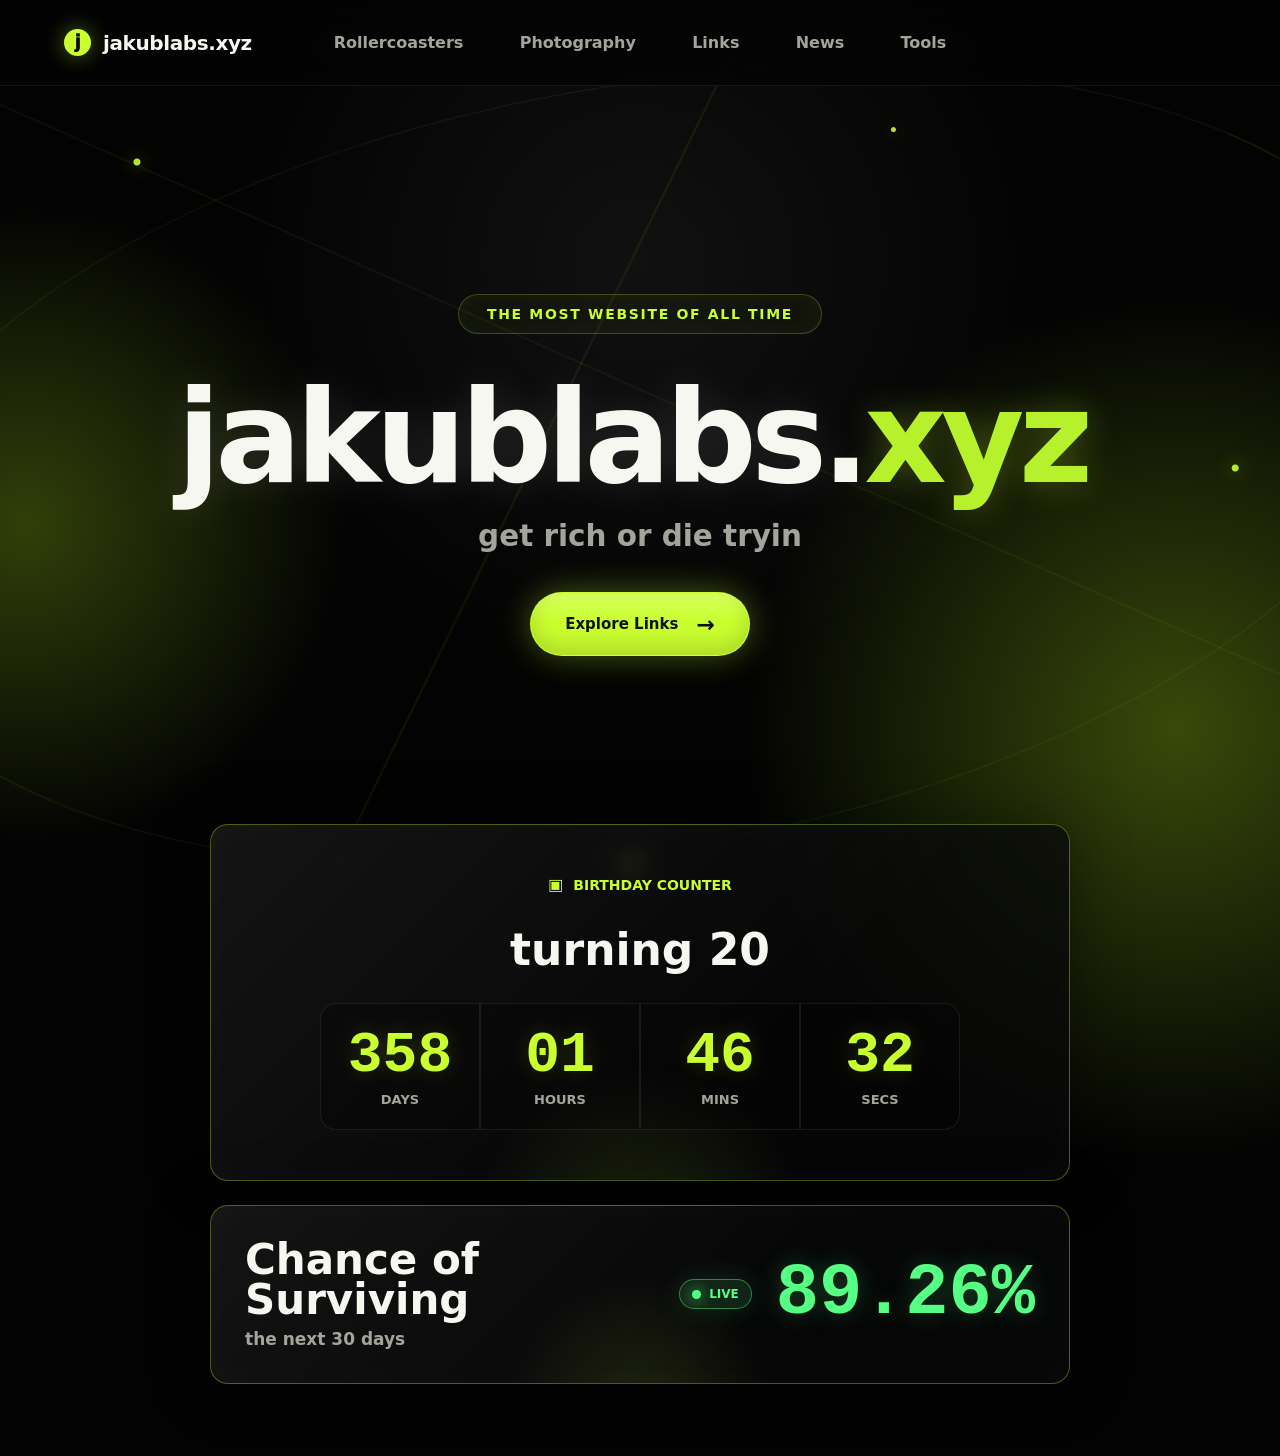
<file: index.html>
<!doctype html>
<html lang="en">
  <head>
    <meta charset="UTF-8" />
    <meta name="viewport" content="width=device-width, initial-scale=1.0" />
    <title>jakublabs.xyz</title>
    <link rel="stylesheet" href="styles.css?v=7" />
  </head>
  <body>
    <header class="site-header" aria-label="Primary">
      <a class="brand" href="/" aria-label="jakublabs.xyz home">
        <span class="brand-mark" aria-hidden="true"></span>
        <span>jakublabs.xyz</span>
      </a>

      <nav class="nav-links" aria-label="Main navigation">
        <a href="https://rollercoasters.jakublabs.xyz">Rollercoasters</a>
        <a href="https://jakubondslr.myportfolio.com/">Photography</a>
        <a href="https://links.jakublabs.xyz/">Links</a>
        <a href="/news/">News</a>
        <a href="/tools/">Tools</a>
      </nav>
    </header>

    <main>
      <section class="hero" aria-labelledby="page-title">
        <div class="hero-inner">
          <p class="hero-pill">the most website of all time</p>
          <h1 id="page-title" class="typing-title" data-text="jakublabs.xyz"><span>jakublabs.</span><span class="accent">xyz</span></h1>
          <p class="lede">get rich or die tryin</p>
          <div class="hero-actions">
            <a class="button button-light" href="https://links.jakublabs.xyz/">Explore Links <span aria-hidden="true">→</span></a>
          </div>
        </div>
      </section>

      <section class="birthday-counter" aria-labelledby="birthday-counter-title">
        <p class="counter-label" id="birthday-counter-title">birthday counter</p>
        <p class="counter-age" id="birthday-age">turning --</p>
        <p class="birthday-message" id="birthday-message" hidden>its my birthday</p>
        <div class="timer" id="birthday-timer" aria-live="polite">
          <div class="timer-unit">
            <span class="timer-value" id="timer-days">--</span>
            <span class="timer-label">days</span>
          </div>
          <div class="timer-unit">
            <span class="timer-value" id="timer-hours">--</span>
            <span class="timer-label">hours</span>
          </div>
          <div class="timer-unit">
            <span class="timer-value" id="timer-minutes">--</span>
            <span class="timer-label">mins</span>
          </div>
          <div class="timer-unit">
            <span class="timer-value" id="timer-seconds">--</span>
            <span class="timer-label">secs</span>
          </div>
        </div>
      </section>

      <section class="survival-card" aria-labelledby="survival-title">
        <div class="survival-copy">
          <h2 id="survival-title">Chance of Surviving</h2>
          <p>the next 30 days</p>
        </div>
        <div class="survival-status">
          <span class="live-pill"><span aria-hidden="true"></span>live</span>
          <strong id="survival-percentage">--%</strong>
        </div>
      </section>
    </main>

    <script src="script.js?v=3"></script>
  </body>
</html>
</file>
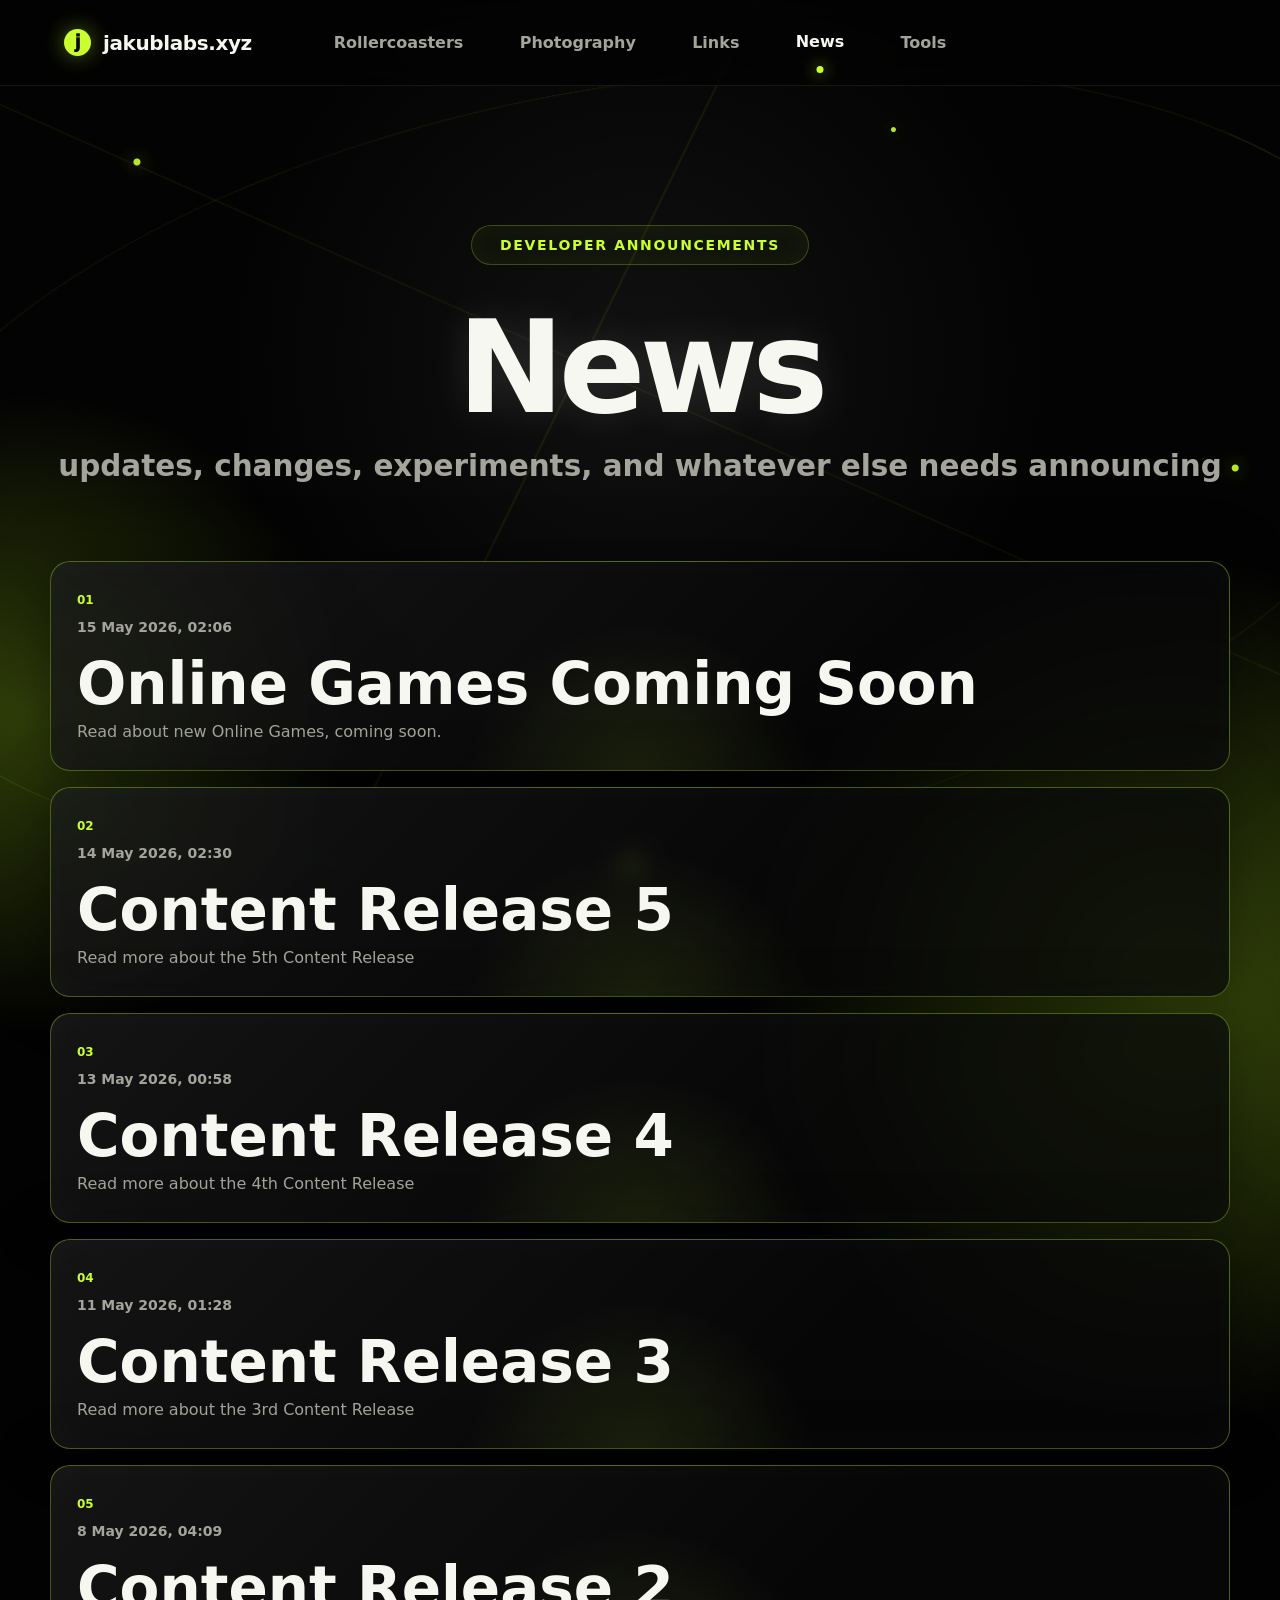
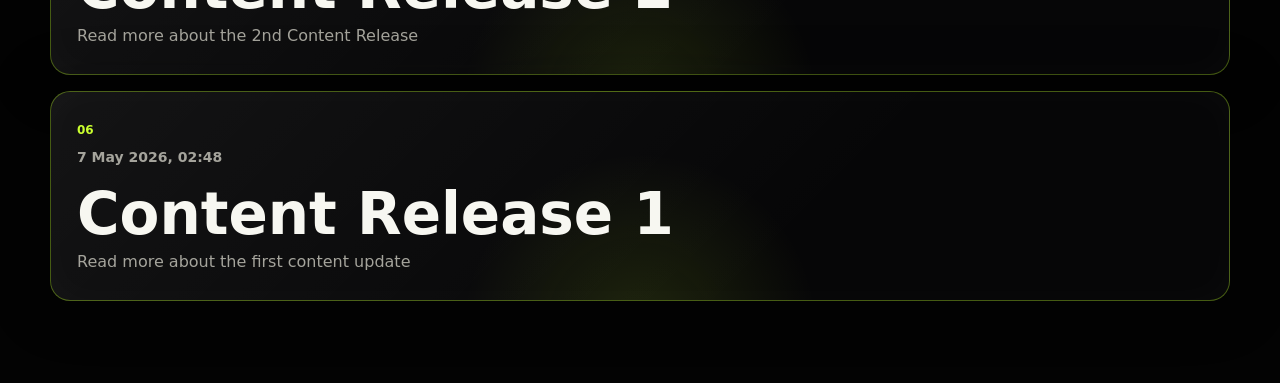
<file: news/index.html>
<!doctype html>
<html lang="en">
  <head>
    <meta charset="UTF-8" />
    <meta name="viewport" content="width=device-width, initial-scale=1.0" />
    <title>News | jakublabs.xyz</title>
    <link rel="stylesheet" href="../styles.css?v=7" />
  </head>
  <body>
    <header class="site-header" aria-label="Primary">
      <a class="brand" href="/" aria-label="jakublabs.xyz home">
        <span class="brand-mark" aria-hidden="true"></span>
        <span>jakublabs.xyz</span>
      </a>

      <nav class="nav-links" aria-label="Main navigation">
        <a href="https://rollercoasters.jakublabs.xyz">Rollercoasters</a>
        <a href="https://jakubondslr.myportfolio.com/">Photography</a>
        <a href="https://links.jakublabs.xyz/">Links</a>
        <a href="" aria-current="page">News</a>
        <a href="/tools/">Tools</a>
      </nav>
    </header>

    <main class="news-page">
      <section class="news-hero" aria-labelledby="page-title">
        <p class="tools-kicker">developer announcements</p>
        <h1 id="page-title">News</h1>
        <p class="lede">updates, changes, experiments, and whatever else needs announcing</p>
      </section>

      <section class="news-list" id="news-list" aria-label="Developer announcements">
        <article class="news-card skeleton">
          <span class="tool-number">loading</span>
          <h2>getting announcements</h2>
          <p>one second...</p>
        </article>
      </section>
    </main>

    <script src="news.js?v=1"></script>
    <script src="../site.js?v=1"></script>
  </body>
</html>
</file>
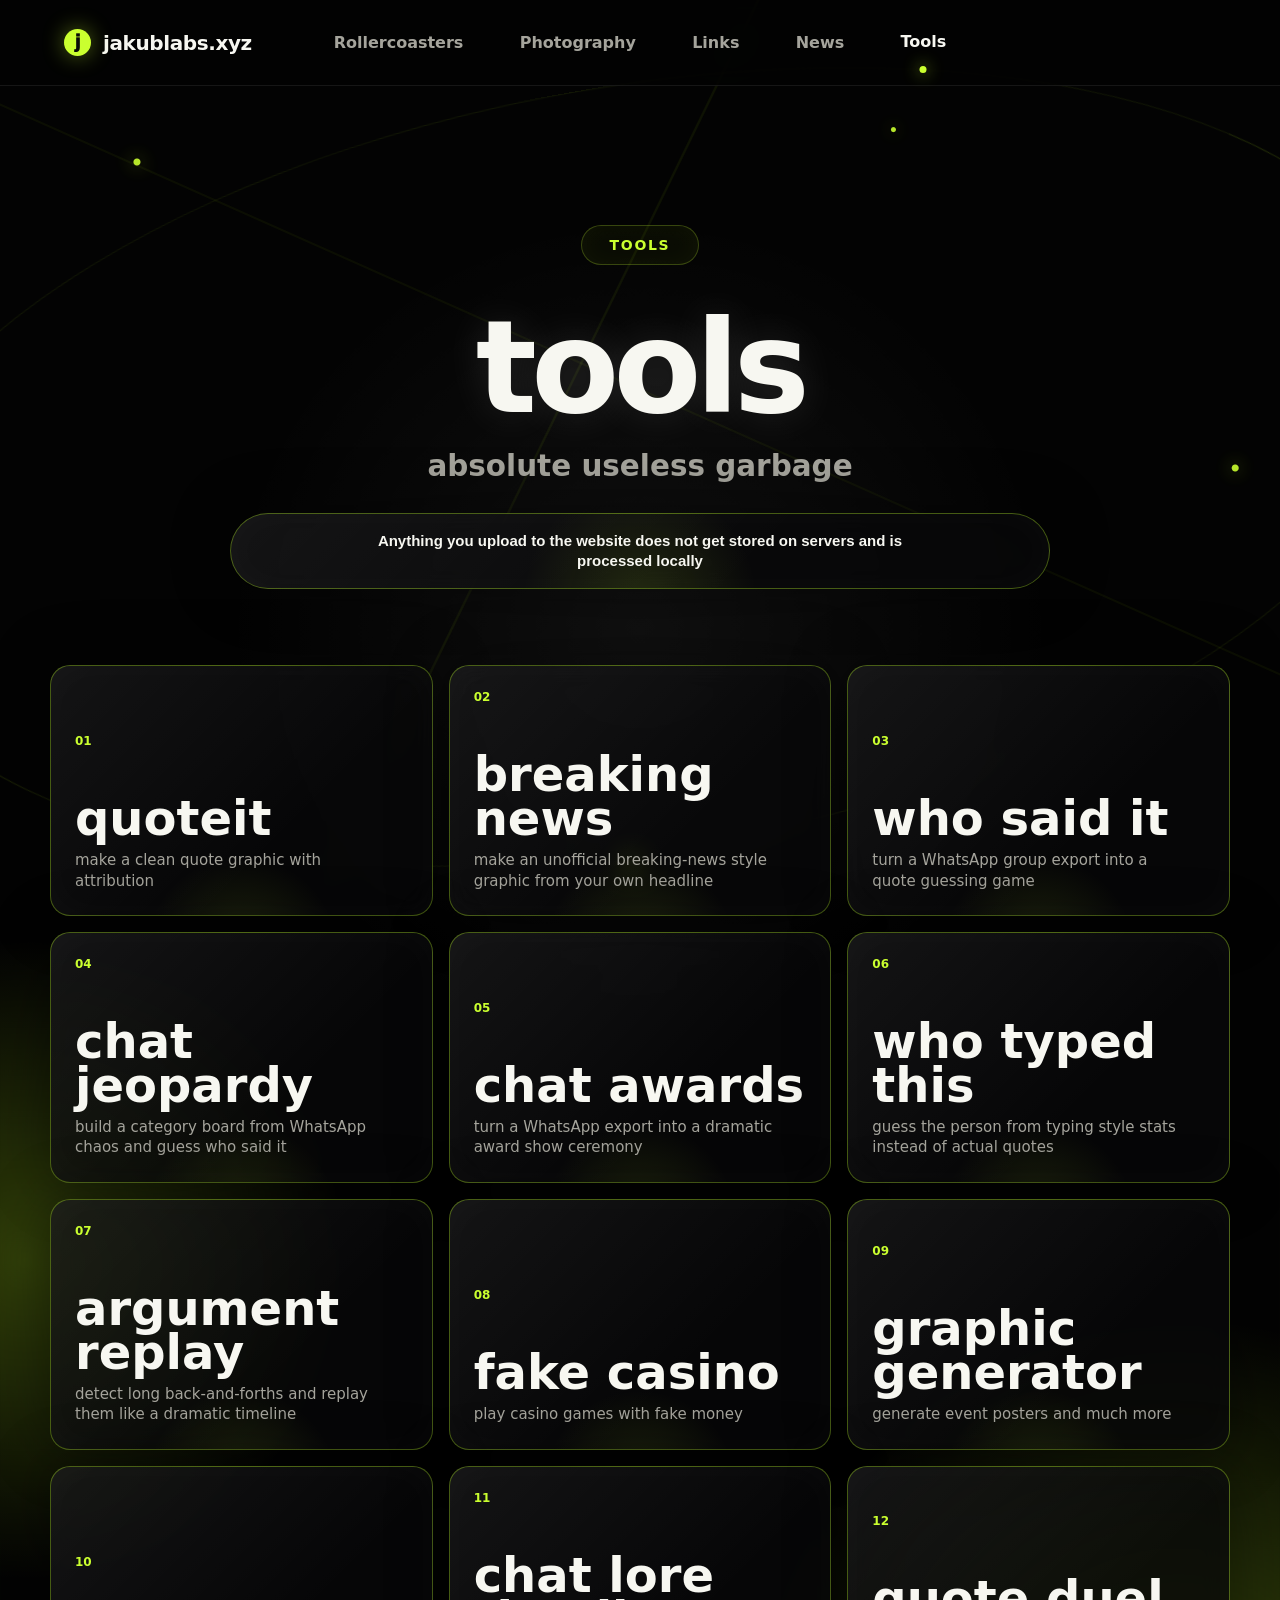
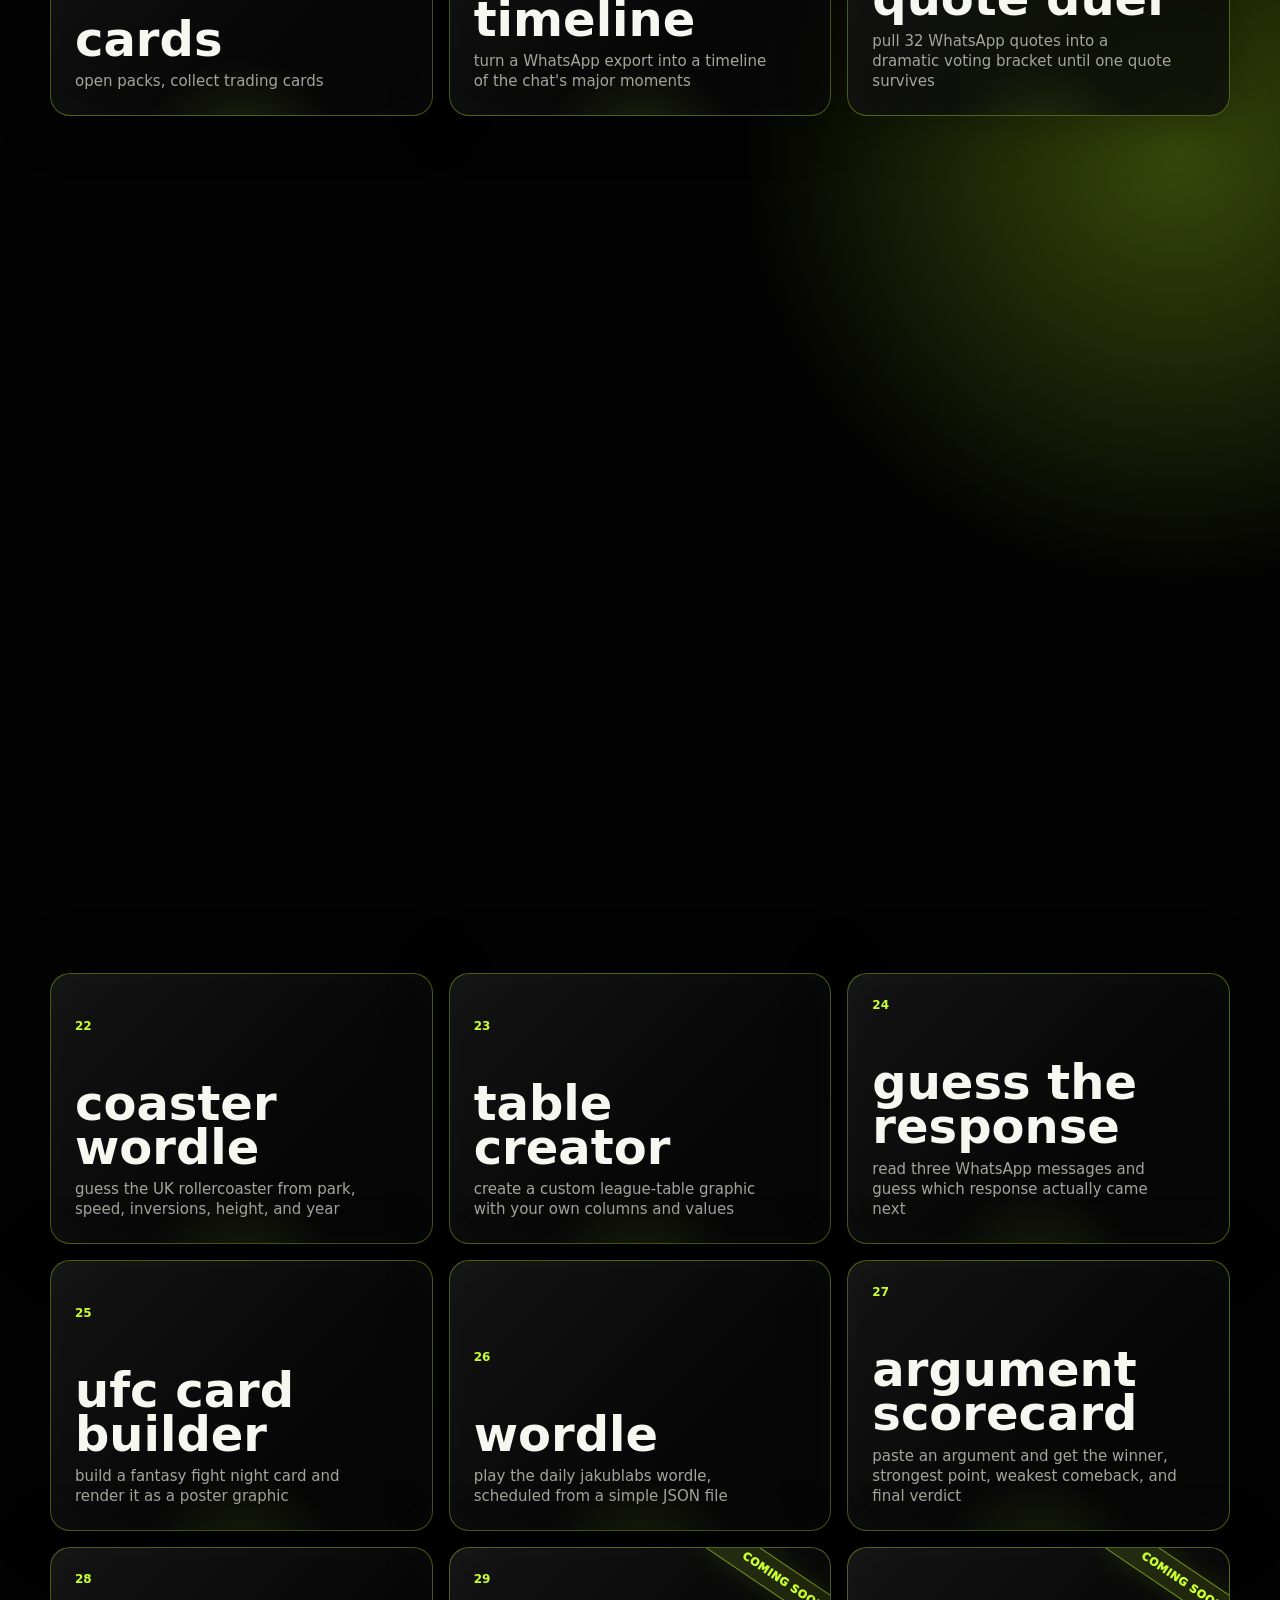
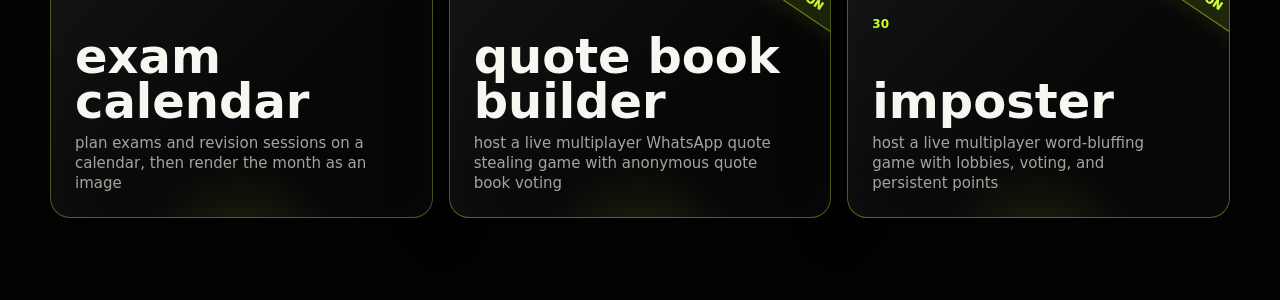
<file: tools/index.html>
<!doctype html>
<html lang="en">
  <head>
    <meta charset="UTF-8" />
    <meta name="viewport" content="width=device-width, initial-scale=1.0" />
    <title>Tools | jakublabs.xyz</title>
    <link rel="stylesheet" href="../styles.css?v=8" />
  </head>
  <body>
    <header class="site-header" aria-label="Primary">
      <a class="brand" href="/" aria-label="jakublabs.xyz home">
        <span class="brand-mark" aria-hidden="true"></span>
        <span>jakublabs.xyz</span>
      </a>

      <nav class="nav-links" aria-label="Main navigation">
        <a href="https://rollercoasters.jakublabs.xyz">Rollercoasters</a>
        <a href="https://jakubondslr.myportfolio.com/">Photography</a>
        <a href="https://links.jakublabs.xyz/">Links</a>
        <a href="/news/">News</a>
        <a href="" aria-current="page">Tools</a>
      </nav>
    </header>

    <main class="tools-page">
      <section class="tools-hero" aria-labelledby="page-title">
        <p class="tools-kicker">tools</p>
        <h1 id="page-title">tools</h1>
        <p class="lede">absolute useless garbage</p>
        <button class="privacy-notice" type="button" aria-expanded="false" aria-controls="privacy-details">
          <span>Anything you upload to the website does not get stored on servers and is processed locally</span>
        </button>
        <div class="privacy-details" id="privacy-details" hidden>
          This website is hosted as a static website, meaning it can only read data from the server, and cannot upload or write to the server. Uploading WhatsApp group chat exports is 100% safe, and they are only stored in your local data for a few seconds as the website does its processing before it is cleared.
        </div>
      </section>

      <section class="tools-grid" aria-label="Available tools">
        <a class="tool-card" href="https://quoteit.jakublabs.xyz">
          <span class="tool-number">01</span>
          <h2>quoteit</h2>
          <p>make a clean quote graphic with attribution</p>
        </a>
        <a class="tool-card" href="https://breakingnews.jakublabs.xyz">
          <span class="tool-number">02</span>
          <h2>breaking news</h2>
          <p>make an unofficial breaking-news style graphic from your own headline</p>
        </a>
        <a class="tool-card" href="https://whosaidit.jakublabs.xyz">
          <span class="tool-number">03</span>
          <h2>who said it</h2>
          <p>turn a WhatsApp group export into a quote guessing game</p>
        </a>
        <a class="tool-card" href="https://jeopardy.jakublabs.xyz">
          <span class="tool-number">04</span>
          <h2>chat jeopardy</h2>
          <p>build a category board from WhatsApp chaos and guess who said it</p>
        </a>
        <a class="tool-card" href="https://chatawards.jakublabs.xyz">
          <span class="tool-number">05</span>
          <h2>chat awards</h2>
          <p>turn a WhatsApp export into a dramatic award show ceremony</p>
        </a>
        <a class="tool-card" href="https://whotypedthis.jakublabs.xyz">
          <span class="tool-number">06</span>
          <h2>who typed this</h2>
          <p>guess the person from typing style stats instead of actual quotes</p>
        </a>
        <a class="tool-card" href="https://argumentreplay.jakublabs.xyz">
          <span class="tool-number">07</span>
          <h2>argument replay</h2>
          <p>detect long back-and-forths and replay them like a dramatic timeline</p>
        </a>
        <a class="tool-card" href="https://casino.jakublabs.xyz">
          <span class="tool-number">08</span>
          <h2>fake casino</h2>
          <p>play casino games with fake money</p>
        </a>
        <a class="tool-card" href="https://generator.jakublabs.xyz">
          <span class="tool-number">09</span>
          <h2>graphic generator</h2>
          <p>generate event posters and much more</p>
        </a>
        <a class="tool-card" href="https://cards.jakublabs.xyz">
          <span class="tool-number">10</span>
          <h2>cards</h2>
          <p>open packs, collect trading cards</p>
        </a>
        <a class="tool-card" href="https://chatlore.jakublabs.xyz">
          <span class="tool-number">11</span>
          <h2>chat lore timeline</h2>
          <p>turn a WhatsApp export into a timeline of the chat's major moments</p>
        </a>
        <a class="tool-card" href="https://quoteduel.jakublabs.xyz">
          <span class="tool-number">12</span>
          <h2>quote duel</h2>
          <p>pull 32 WhatsApp quotes into a dramatic voting bracket until one quote survives</p>
        </a>
        <a class="tool-card" href="https://amicooked.jakublabs.xyz">
          <span class="tool-number">13</span>
          <h2>am i cooked?</h2>
          <p>analyse a private WhatsApp chat and calculate how badly the evidence is looking</p>
        </a>
        <a class="tool-card" href="https://wheel.jakublabs.xyz">
          <span class="tool-number">14</span>
          <h2>wheel of fate</h2>
          <p>spin a dramatic decision wheel with fair, suspicious, rigged, and nuclear modes</p>
        </a>
        <a class="tool-card" href="https://countdown.jakublabs.xyz">
          <span class="tool-number">15</span>
          <h2>countdown graphics</h2>
          <p>make dramatic shareable countdown pages and render countdown graphics</p>
        </a>
        <a class="tool-card" href="https://tierlist.jakublabs.xyz">
          <span class="tool-number">16</span>
          <h2>tier list maker</h2>
          <p>drag items into tiers, export the image, and share reusable templates</p>
        </a>
        <a class="tool-card" href="https://realorfake.jakublabs.xyz">
          <span class="tool-number">17</span>
          <h2>real or fake?</h2>
          <p>guess whether a WhatsApp quote is real or forged from the chat's own vocabulary</p>
        </a>
        <a class="tool-card" href="https://purity.jakublabs.xyz">
          <span class="tool-number">18</span>
          <h2>jakub purity test</h2>
          <p>answer yes or no and receive your deeply official Jakub Purity Score</p>
        </a>
        <a class="tool-card" href="https://nottscounty.jakublabs.xyz">
          <span class="tool-number">19</span>
          <h2>notts county</h2>
          <p>my notts county diary (i am not a pundit)</p>
        </a>
        <a class="tool-card" href="https://scpcreator.jakublabs.xyz">
          <span class="tool-number">20</span>
          <h2>scp creator</h2>
          <p>create a custom SCP entry and render it as a classified document graphic</p>
        </a>
        <a class="tool-card" href="https://guessthedate.jakublabs.xyz">
          <span class="tool-number">21</span>
          <h2>guess the date</h2>
          <p>guess when a WhatsApp conversation happened using a timeline slider</p>
        </a>
        <a class="tool-card" href="https://coasterwordle.jakublabs.xyz">
          <span class="tool-number">22</span>
          <h2>coaster wordle</h2>
          <p>guess the UK rollercoaster from park, speed, inversions, height, and year</p>
        </a>
        <a class="tool-card" href="https://tablecreator.jakublabs.xyz">
          <span class="tool-number">23</span>
          <h2>table creator</h2>
          <p>create a custom league-table graphic with your own columns and values</p>
        </a>
        <a class="tool-card" href="https://guesstheresponse.jakublabs.xyz">
          <span class="tool-number">24</span>
          <h2>guess the response</h2>
          <p>read three WhatsApp messages and guess which response actually came next</p>
        </a>
        <a class="tool-card" href="https://ufcbuilder.jakublabs.xyz">
          <span class="tool-number">25</span>
          <h2>ufc card builder</h2>
          <p>build a fantasy fight night card and render it as a poster graphic</p>
        </a>
        <a class="tool-card" href="https://wordle.jakublabs.xyz">
          <span class="tool-number">26</span>
          <h2>wordle</h2>
          <p>play the daily jakublabs wordle, scheduled from a simple JSON file</p>
        </a>
        <a class="tool-card" href="https://argumentscorecard.jakublabs.xyz">
          <span class="tool-number">27</span>
          <h2>argument scorecard</h2>
          <p>paste an argument and get the winner, strongest point, weakest comeback, and final verdict</p>
        </a>
        <a class="tool-card" href="https://examcalendar.jakublabs.xyz">
          <span class="tool-number">28</span>
          <h2>exam calendar</h2>
          <p>plan exams and revision sessions on a calendar, then render the month as an image</p>
        </a>
        <a class="tool-card coming-soon-card" href="https://quotebookbuilder.jakublabs.xyz">
          <span class="coming-soon-ribbon">Coming Soon</span>
          <span class="tool-number">29</span>
          <h2>quote book builder</h2>
          <p>host a live multiplayer WhatsApp quote stealing game with anonymous quote book voting</p>
        </a>
        <a class="tool-card coming-soon-card" href="https://imposter.jakublabs.xyz">
          <span class="coming-soon-ribbon">Coming Soon</span>
          <span class="tool-number">30</span>
          <h2>imposter</h2>
          <p>host a live multiplayer word-bluffing game with lobbies, voting, and persistent points</p>
        </a>
      </section>
    </main>
    <script>
      const privacyNotice = document.querySelector(".privacy-notice");
      const privacyDetails = document.querySelector("#privacy-details");

      privacyNotice.addEventListener("click", () => {
        const isOpen = privacyNotice.getAttribute("aria-expanded") === "true";
        privacyNotice.setAttribute("aria-expanded", String(!isOpen));
        privacyDetails.hidden = isOpen;
        window.initScrollReveals?.();
      });
    </script>
    <script src="../site.js?v=1"></script>
  </body>
</html>
</file>
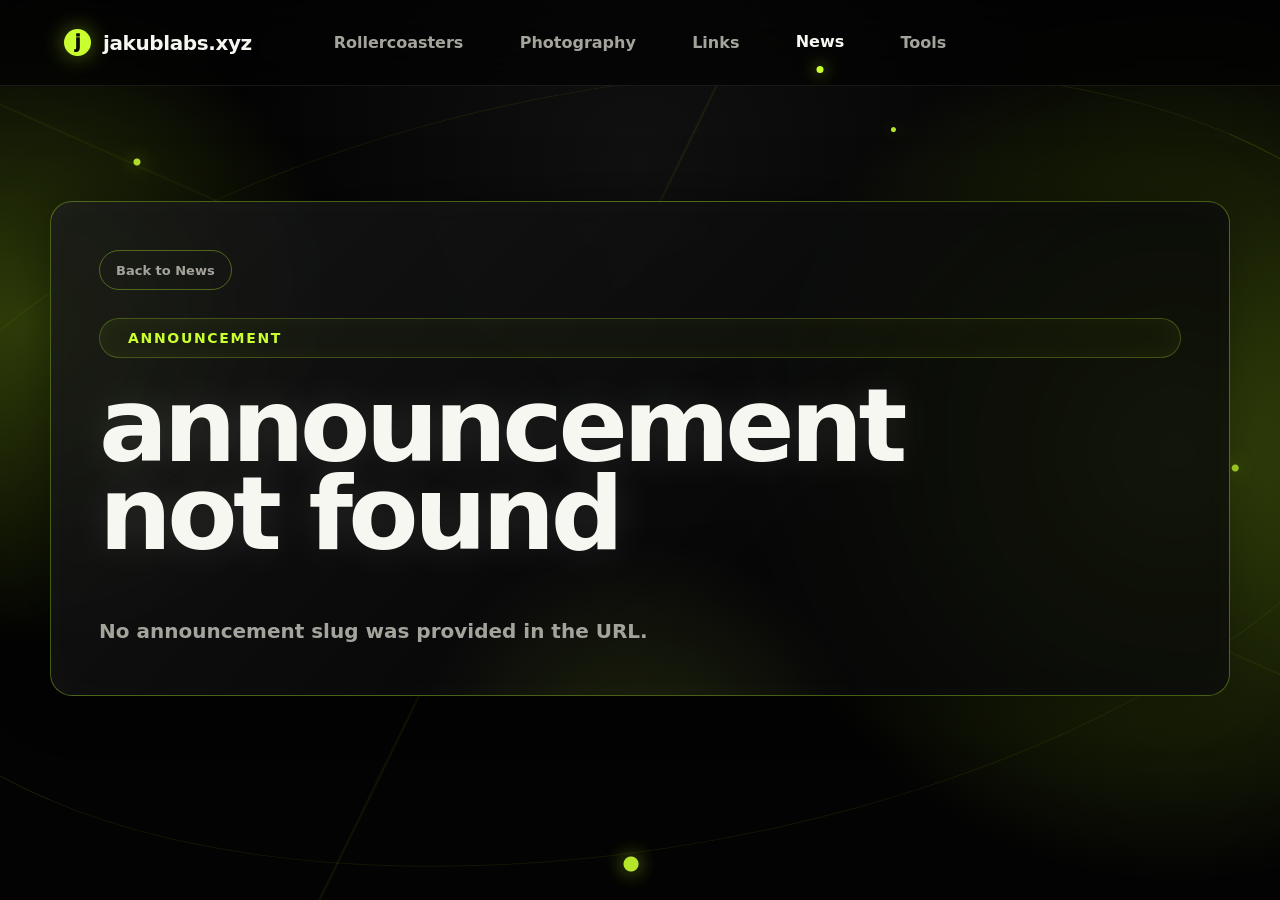
<file: news/announcement.html>
<!doctype html>
<html lang="en">
  <head>
    <meta charset="UTF-8" />
    <meta name="viewport" content="width=device-width, initial-scale=1.0" />
    <title>Announcement | jakublabs.xyz</title>
    <meta name="description" content="Read a developer announcement from jakublabs.xyz." />
    <meta property="og:type" content="article" />
    <meta property="og:site_name" content="jakublabs.xyz" />
    <meta property="og:title" content="Developer Announcement | jakublabs.xyz" />
    <meta property="og:description" content="Read a developer announcement from jakublabs.xyz." />
    <meta name="theme-color" content="#e9ff70" />
    <link rel="stylesheet" href="../styles.css?v=7" />
  </head>
  <body>
    <header class="site-header" aria-label="Primary">
      <a class="brand" href="/" aria-label="jakublabs.xyz home">
        <span class="brand-mark" aria-hidden="true"></span>
        <span>jakublabs.xyz</span>
      </a>

      <nav class="nav-links" aria-label="Main navigation">
        <a href="https://rollercoasters.jakublabs.xyz">Rollercoasters</a>
        <a href="https://jakubondslr.myportfolio.com/">Photography</a>
        <a href="https://links.jakublabs.xyz/">Links</a>
        <a href="/news/" aria-current="page">News</a>
        <a href="/tools/">Tools</a>
      </nav>
    </header>

    <main class="news-page">
      <article class="announcement-article" id="announcement">
        <a class="back-link" href="index.html">Back to News</a>
        <p class="tools-kicker">announcement</p>
        <h1 id="announcement-title">loading announcement</h1>
        <time class="announcement-time" id="announcement-time"></time>
        <div class="announcement-content" id="announcement-content"></div>
      </article>
    </main>

    <script src="announcement.js?v=1"></script>
    <script src="../site.js?v=1"></script>
  </body>
</html>
</file>
<file: styles.css>
:root {
  color-scheme: dark;
  --bg: #030303;
  --surface: rgba(10, 10, 11, 0.72);
  --surface-strong: rgba(18, 18, 19, 0.88);
  --line: rgba(255, 255, 255, 0.11);
  --line-lime: rgba(191, 255, 43, 0.34);
  --text: #f7f7f1;
  --muted: #a5a49c;
  --dim: #6f6f68;
  --signal: #caff2f;
  --signal-strong: #b6f12b;
  --green: #54ff84;
}

* { box-sizing: border-box; }
[hidden] { display: none !important; }

html {
  width: 100%;
  min-height: 100%;
  overflow-x: hidden;
  background: var(--bg);
}

body {
  width: 100%;
  min-height: 100vh;
  margin: 0;
  overflow-x: hidden;
  background:
    radial-gradient(circle at 2% 36%, rgba(194, 255, 28, 0.24), transparent 20rem),
    radial-gradient(circle at 92% 50%, rgba(194, 255, 28, 0.28), transparent 27rem),
    radial-gradient(circle at 50% 18%, rgba(255, 255, 255, 0.055), transparent 26rem),
    #030303;
  color: var(--text);
  font-family: Inter, ui-sans-serif, system-ui, -apple-system, BlinkMacSystemFont, "Segoe UI", sans-serif;
}

body::before {
  position: fixed;
  inset: 0;
  pointer-events: none;
  content: "";
  background:
    radial-gradient(circle at 10.7% 18%, var(--signal) 0 3px, transparent 4px),
    radial-gradient(circle at 69.8% 14.4%, var(--signal) 0 2px, transparent 3px),
    radial-gradient(circle at 96.5% 52%, var(--signal) 0 3px, transparent 4px),
    radial-gradient(circle at 49.3% 96%, var(--signal) 0 7px, transparent 8px),
    linear-gradient(116deg, transparent 0 44%, rgba(194, 255, 28, 0.07) 44.08% 44.16%, transparent 44.24%),
    linear-gradient(24deg, transparent 0 54%, rgba(194, 255, 28, 0.055) 54.08% 54.16%, transparent 54.24%);
  filter: drop-shadow(0 0 10px rgba(202, 255, 47, 0.75));
  opacity: 0.9;
}

body::after {
  position: fixed;
  inset: 86px -12vw auto -12vw;
  height: 760px;
  pointer-events: none;
  border: 1px solid rgba(194, 255, 28, 0.08);
  border-right-color: rgba(194, 255, 28, 0.16);
  border-left-color: rgba(194, 255, 28, 0.12);
  border-radius: 50%;
  content: "";
  transform: rotate(-10deg);
}

a {
  color: inherit;
  text-decoration: none;
}

.site-header {
  position: sticky;
  top: 0;
  z-index: 20;
  display: grid;
  grid-template-columns: 1fr auto 1fr;
  min-height: 86px;
  align-items: center;
  gap: 28px;
  width: 100%;
  padding: 0 clamp(22px, 5vw, 92px);
  border-bottom: 1px solid rgba(255, 255, 255, 0.08);
  background: rgba(3, 3, 3, 0.72);
  backdrop-filter: blur(22px);
}

.brand,
.nav-links {
  display: flex;
  align-items: center;
}

.brand {
  justify-self: start;
  gap: 12px;
  font-size: 20px;
  font-weight: 860;
  letter-spacing: -0.02em;
}

.brand-mark {
  position: relative;
  display: inline-grid;
  width: 27px;
  height: 27px;
  place-items: center;
  border-radius: 50%;
  background: var(--signal);
  box-shadow: 0 0 22px rgba(202, 255, 47, 0.42);
}

.brand-mark::after {
  color: #070807;
  content: "j";
  font-size: 17px;
  font-weight: 950;
  line-height: 1;
}

.nav-links {
  grid-column: 2;
  justify-self: center;
  min-width: 0;
  max-width: 100%;
  flex-wrap: nowrap;
  gap: clamp(28px, 4.4vw, 70px);
  color: var(--muted);
  font-size: 16px;
  font-weight: 650;
}

.nav-links a {
  position: relative;
  transition: color 160ms ease, transform 160ms ease;
}

.nav-links a:hover,
.nav-links a[aria-current="page"] {
  color: var(--text);
  transform: translateY(-1px);
}

.nav-links a[aria-current="page"]::after {
  position: absolute;
  left: 50%;
  bottom: -22px;
  width: 7px;
  height: 7px;
  border-radius: 50%;
  background: var(--signal);
  box-shadow: 0 0 16px rgba(202, 255, 47, 0.9);
  content: "";
  transform: translateX(-50%);
}

main {
  position: relative;
  z-index: 1;
}

.hero {
  position: relative;
  display: grid;
  min-height: min(750px, calc(100vh - 86px));
  place-items: center;
  padding: clamp(72px, 11vw, 120px) 24px clamp(54px, 8vw, 92px);
  text-align: center;
}

.hero-inner {
  display: grid;
  width: 100%;
  min-width: 0;
  justify-items: center;
}

.reveal-on-scroll {
  opacity: 0;
  transform: translateY(26px) scale(0.985);
  transition:
    opacity 760ms ease,
    transform 760ms cubic-bezier(0.2, 0.85, 0.2, 1);
}

.reveal-on-scroll.is-visible {
  opacity: 1;
  transform: translateY(0) scale(1);
}

.hero-pill,
.tools-kicker {
  margin: 0;
  border: 1px solid rgba(202, 255, 47, 0.24);
  border-radius: 999px;
  background: rgba(202, 255, 47, 0.035);
  box-shadow: inset 0 0 24px rgba(202, 255, 47, 0.04);
  color: var(--signal);
  padding: 11px 28px;
  font-size: 14px;
  font-weight: 850;
  letter-spacing: 0.12em;
  text-transform: uppercase;
}

h1 {
  max-width: min(1180px, 100%);
  margin: 48px 0 0;
  font-size: clamp(66px, 10vw, 150px);
  font-weight: 900;
  line-height: 0.86;
  letter-spacing: -0.045em;
  text-shadow: 0 0 42px rgba(255, 255, 255, 0.12);
  white-space: nowrap;
}

h1 .accent {
  color: var(--signal-strong);
  text-shadow: 0 0 34px rgba(202, 255, 47, 0.28);
}

.typing-title::after {
  display: inline-block;
  width: 0.08em;
  margin-left: 0.04em;
  background: var(--signal);
  box-shadow: 0 0 18px rgba(202, 255, 47, 0.8);
  content: "";
  height: 0.78em;
  transform: translateY(0.08em);
  animation: cursorBlink 850ms steps(2, start) infinite;
}

.typing-title.is-typed::after {
  opacity: 0;
  animation: none;
}

@keyframes cursorBlink {
  0%, 45% { opacity: 1; }
  46%, 100% { opacity: 0; }
}

.lede {
  margin: 26px auto 0;
  color: var(--muted);
  font-size: clamp(22px, 2.3vw, 32px);
  font-weight: 560;
  line-height: 1.2;
}

.hero-actions {
  display: flex;
  justify-content: center;
  margin-top: 38px;
}

.button {
  display: inline-flex;
  min-height: 42px;
  align-items: center;
  justify-content: center;
  gap: 18px;
  border-radius: 999px;
  padding: 0 22px;
  font-size: 15px;
  font-weight: 820;
  white-space: nowrap;
}

.button-light {
  min-height: 64px;
  border: 1px solid rgba(202, 255, 47, 0.68);
  background:
    linear-gradient(180deg, rgba(255, 255, 255, 0.23), transparent 45%),
    var(--signal);
  box-shadow:
    0 0 34px rgba(202, 255, 47, 0.34),
    inset 0 -10px 20px rgba(0, 0, 0, 0.14);
  color: #0d1107;
  padding: 0 34px;
}

.button-light span {
  font-size: 22px;
}

.birthday-counter,
.survival-card,
.tool-card,
.news-card,
.announcement-article,
.privacy-notice,
.privacy-details {
  border: 1px solid var(--line-lime);
  background:
    radial-gradient(circle at 50% 115%, rgba(202, 255, 47, 0.12), transparent 28%),
    linear-gradient(135deg, rgba(255, 255, 255, 0.055), transparent 65%),
    rgba(8, 8, 9, 0.78);
  box-shadow:
    0 0 60px rgba(0, 0, 0, 0.42),
    inset 0 0 42px rgba(255, 255, 255, 0.025);
  backdrop-filter: blur(12px);
}

.birthday-counter {
  position: relative;
  z-index: 1;
  width: min(860px, calc(100% - 40px));
  margin: -12px auto 72px;
  border-radius: 18px;
  padding: clamp(30px, 5vw, 50px);
  text-align: center;
}

.counter-label {
  display: inline-flex;
  align-items: center;
  gap: 10px;
  margin: 0;
  color: var(--signal);
  font-size: 14px;
  font-weight: 850;
  text-transform: uppercase;
}

.counter-label::before {
  content: "▣";
  font-size: 16px;
}

.counter-age {
  margin: 30px 0 0;
  color: var(--text);
  font-size: clamp(30px, 4vw, 44px);
  font-weight: 850;
}

.birthday-message {
  margin: 24px 0 0;
  color: var(--text);
  font-size: clamp(30px, 6vw, 58px);
  font-weight: 850;
  line-height: 1;
}

.timer {
  display: grid;
  grid-template-columns: repeat(4, minmax(0, 1fr));
  gap: 0;
  width: min(640px, 100%);
  margin: 28px auto 0;
}

.timer-unit {
  display: grid;
  min-width: 0;
  gap: 9px;
  border: 1px solid rgba(255, 255, 255, 0.08);
  background: rgba(0, 0, 0, 0.26);
  padding: 24px 12px 22px;
}

.timer-unit:first-child {
  border-radius: 16px 0 0 16px;
}

.timer-unit:last-child {
  border-radius: 0 16px 16px 0;
}

.timer-value {
  color: var(--signal);
  font-family: "SFMono-Regular", Consolas, "Liberation Mono", Menlo, monospace;
  font-size: clamp(38px, 5vw, 58px);
  font-weight: 800;
  line-height: 0.95;
  font-variant-numeric: tabular-nums;
  text-shadow: 0 0 22px rgba(202, 255, 47, 0.2);
}

.timer-label {
  color: var(--muted);
  font-size: 13px;
  font-weight: 760;
  text-transform: uppercase;
}

.survival-card {
  position: relative;
  z-index: 1;
  display: grid;
  grid-template-columns: 1fr auto auto;
  gap: 24px;
  align-items: center;
  width: min(860px, calc(100% - 40px));
  margin: -48px auto 72px;
  border-radius: 18px;
  padding: clamp(24px, 4vw, 34px);
}

.survival-card h2 {
  margin: 0;
  color: var(--text);
  font-size: clamp(25px, 4vw, 42px);
  font-weight: 850;
  line-height: 0.96;
}

.survival-copy {
  display: grid;
  gap: 8px;
}

.survival-copy p {
  margin: 0;
  color: var(--muted);
  font-size: clamp(14px, 2vw, 17px);
  font-weight: 680;
}

.survival-status { display: contents; }

.live-pill {
  display: inline-flex;
  min-height: 30px;
  align-items: center;
  justify-self: center;
  gap: 8px;
  border: 1px solid rgba(84, 255, 132, 0.44);
  border-radius: 999px;
  background: rgba(84, 255, 132, 0.12);
  box-shadow: 0 0 28px rgba(84, 255, 132, 0.14);
  color: var(--green);
  padding: 0 12px;
  font-size: 12px;
  font-weight: 900;
  text-transform: uppercase;
}

.live-pill span {
  width: 9px;
  height: 9px;
  border-radius: 50%;
  background: var(--green);
  box-shadow: 0 0 14px rgba(84, 255, 132, 0.95);
}

.survival-status strong {
  justify-self: end;
  color: var(--green);
  font-family: "SFMono-Regular", Consolas, "Liberation Mono", Menlo, monospace;
  font-size: clamp(42px, 7vw, 72px);
  font-weight: 900;
  line-height: 0.9;
  text-shadow: 0 0 24px rgba(84, 255, 132, 0.26);
}

.tools-page,
.news-page {
  position: relative;
  z-index: 1;
  width: min(1180px, calc(100% - 40px));
  margin: 0 auto;
  padding: clamp(70px, 9vw, 118px) 0 82px;
}

.tools-hero,
.news-hero {
  display: grid;
  justify-items: center;
  padding: 24px 0 clamp(44px, 7vw, 76px);
  text-align: center;
}

.tools-hero h1,
.news-hero h1,
.announcement-article h1 {
  white-space: normal;
}

.tools-grid {
  display: grid;
  grid-template-columns: repeat(3, minmax(0, 1fr));
  gap: 16px;
}

.privacy-notice {
  display: grid;
  width: min(820px, 100%);
  min-height: 62px;
  margin: 28px auto 0;
  place-items: center;
  border-radius: 999px;
  color: var(--text);
  cursor: pointer;
  padding: 17px 24px;
  text-align: center;
}

.privacy-notice span {
  max-width: 70ch;
  color: var(--text);
  font-size: 15px;
  font-weight: 760;
  line-height: 1.35;
}

.privacy-details {
  width: min(820px, 100%);
  margin: 12px auto 0;
  border-radius: 18px;
  color: var(--muted);
  padding: 20px 22px;
  font-size: 15px;
  font-weight: 620;
  line-height: 1.5;
  text-align: left;
}

.tool-card {
  display: grid;
  position: relative;
  min-height: 230px;
  align-content: end;
  border-radius: 20px;
  padding: 24px;
  transition: border-color 160ms ease, transform 160ms ease, background 160ms ease, box-shadow 160ms ease;
  overflow: hidden;
}

.coming-soon-card {
  border-color: rgba(202, 255, 47, 0.36);
}

.coming-soon-ribbon {
  position: absolute;
  top: 18px;
  right: -38px;
  width: 170px;
  transform: rotate(34deg);
  border: 1px solid rgba(202, 255, 47, 0.48);
  background: rgba(202, 255, 47, 0.13);
  color: var(--signal);
  box-shadow: 0 0 28px rgba(202, 255, 47, 0.12);
  padding: 8px 0;
  font-size: 11px;
  font-weight: 950;
  letter-spacing: 0.04em;
  text-align: center;
  text-transform: uppercase;
}

.tool-card:hover,
.news-card:hover {
  border-color: rgba(202, 255, 47, 0.64);
  box-shadow: 0 0 50px rgba(202, 255, 47, 0.1), inset 0 0 42px rgba(202, 255, 47, 0.035);
  transform: translateY(-3px);
}

.tool-number {
  color: var(--signal);
  font-size: 12px;
  font-weight: 900;
}

.tool-card h2 {
  margin: 48px 0 10px;
  color: var(--text);
  font-size: clamp(30px, 4vw, 48px);
  line-height: 0.92;
}

.tool-card p {
  max-width: 32ch;
  margin: 0;
  color: var(--muted);
  font-size: 15px;
  line-height: 1.35;
}

.news-list {
  display: grid;
  gap: 16px;
}

.news-card {
  display: grid;
  min-height: 210px;
  align-content: end;
  border-radius: 20px;
  padding: 26px;
  transition: border-color 160ms ease, transform 160ms ease, box-shadow 160ms ease;
}

.news-card time,
.announcement-time {
  margin-top: 12px;
  color: var(--muted);
  font-size: 14px;
  font-weight: 720;
}

.news-card h2 {
  margin: 22px 0 10px;
  color: var(--text);
  font-size: clamp(34px, 5vw, 58px);
  line-height: 0.94;
}

.news-card p {
  max-width: 68ch;
  margin: 0;
  color: var(--muted);
  font-size: 16px;
  line-height: 1.4;
}

.announcement-article {
  border-radius: 22px;
  padding: clamp(24px, 5vw, 48px);
}

.back-link {
  display: inline-flex;
  min-height: 40px;
  align-items: center;
  border: 1px solid var(--line-lime);
  border-radius: 999px;
  color: var(--muted);
  padding: 0 16px;
  font-size: 13px;
  font-weight: 820;
  margin-bottom: 28px;
}

.announcement-article h1 {
  max-width: 980px;
  margin-top: 24px;
  font-size: clamp(46px, 8vw, 106px);
}

.announcement-content {
  display: grid;
  gap: 18px;
  max-width: 820px;
  margin-top: clamp(34px, 5vw, 58px);
}

.announcement-content h2 {
  margin: 18px 0 0;
  color: var(--text);
  font-size: clamp(28px, 4vw, 46px);
  line-height: 0.98;
}

.announcement-content p,
.announcement-content li {
  color: var(--muted);
  font-size: clamp(17px, 2vw, 20px);
  font-weight: 560;
  line-height: 1.55;
}

.announcement-content p,
.announcement-content ul {
  margin: 0;
}

.announcement-content ul {
  display: grid;
  gap: 10px;
  padding-left: 24px;
}

@media (max-width: 980px) {
  .site-header {
    grid-template-columns: 1fr;
    justify-items: center;
    gap: 16px;
    padding: 18px 20px;
  }

  .brand,
  .nav-links {
    grid-column: 1;
    justify-self: center;
  }

  .nav-links {
    gap: 22px;
  }

  .tools-grid {
    grid-template-columns: repeat(2, minmax(0, 1fr));
  }
}

@media (max-width: 760px) {
  body::after {
    inset: 120px -12vw auto -12vw;
    height: 580px;
  }

  .site-header {
    position: sticky;
  }

  .nav-links {
    width: 100%;
    justify-content: flex-start;
    overflow-x: auto;
    overscroll-behavior-x: contain;
    padding: 0 2px 8px;
    scrollbar-width: none;
  }

  .nav-links::-webkit-scrollbar { display: none; }

  .nav-links a {
    flex: 0 0 auto;
  }

  .nav-links a[aria-current="page"]::after {
    bottom: -13px;
  }

  .hero {
    min-height: 560px;
    padding: 72px 18px 76px;
  }

  h1 {
    max-width: 100%;
    font-size: clamp(44px, 12vw, 74px);
    white-space: normal;
  }

  .hero-pill,
  .tools-kicker {
    padding: 10px 18px;
    font-size: 11px;
  }

  .birthday-counter,
  .survival-card {
    width: min(100% - 28px, 860px);
  }

  .timer {
    grid-template-columns: repeat(2, minmax(0, 1fr));
    gap: 8px;
  }

  .timer-unit,
  .timer-unit:first-child,
  .timer-unit:last-child {
    border-radius: 16px;
  }

  .survival-card {
    grid-template-columns: 1fr;
    margin: -20px auto 48px;
  }

  .survival-status {
    display: grid;
    justify-items: start;
    gap: 12px;
  }

  .live-pill,
  .survival-status strong {
    justify-self: start;
  }

  .tools-page,
  .news-page {
    width: min(100% - 28px, 1180px);
    padding-top: 50px;
  }

  .tools-grid {
    grid-template-columns: 1fr;
  }

  .tool-card {
    min-height: 178px;
  }
}

@media (max-width: 430px) {
  .brand {
    font-size: 17px;
  }

  .brand-mark {
    width: 24px;
    height: 24px;
  }

  h1 {
    font-size: clamp(38px, 13vw, 56px);
  }

  .lede {
    font-size: 18px;
  }

  .button-light {
    min-height: 54px;
  }

  .timer {
    grid-template-columns: 1fr;
  }
}

@media (prefers-reduced-motion: reduce) {
  *,
  *::before,
  *::after {
    scroll-behavior: auto !important;
    animation-duration: 0.001ms !important;
    animation-iteration-count: 1 !important;
    transition-duration: 0.001ms !important;
  }

  .reveal-on-scroll {
    opacity: 1;
    transform: none;
  }

  .typing-title::after {
    display: none;
  }
}
</file>
